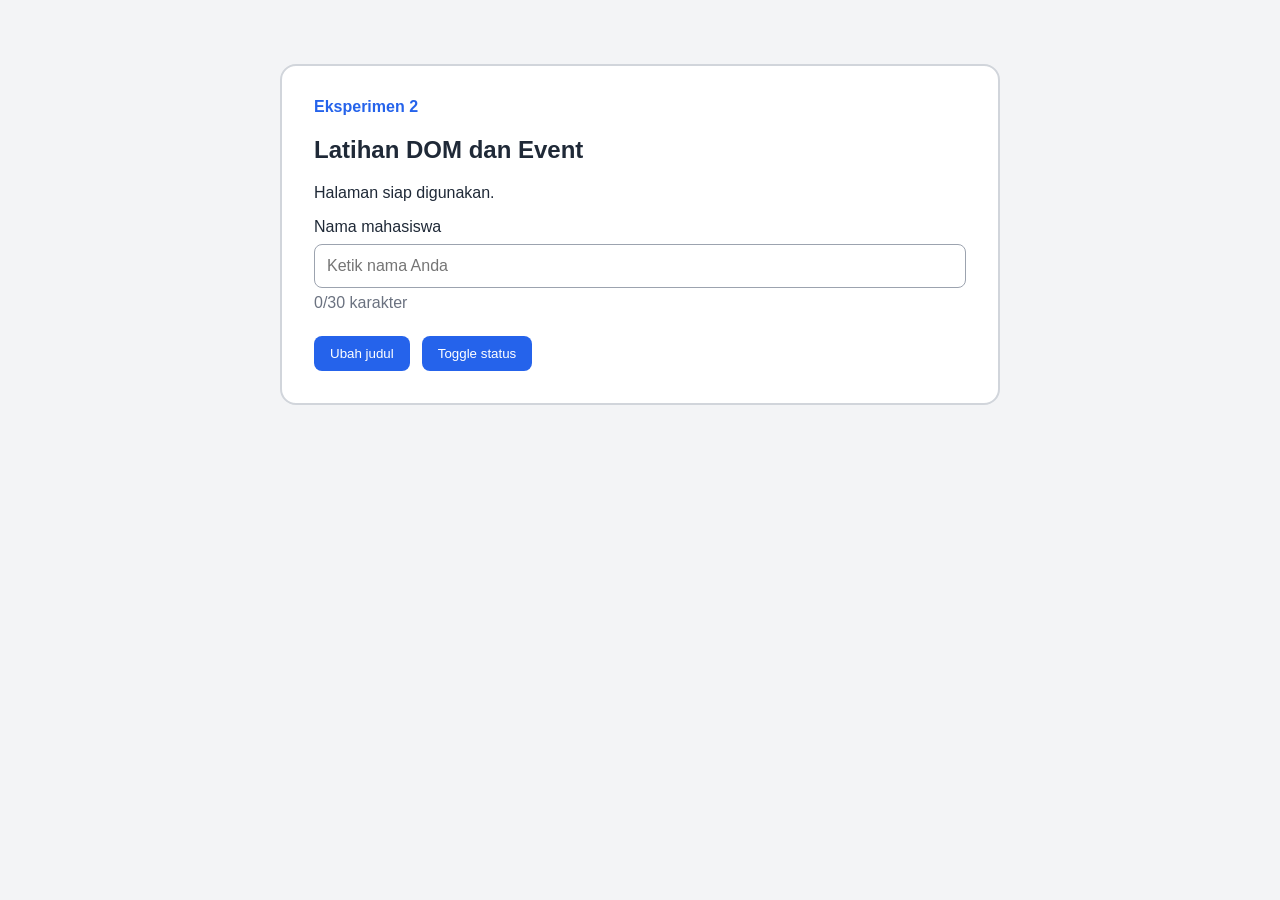
<file: Eksperimen 2/index.html>
<!doctype html>
<html lang="id">

<head>
    <meta charset="utf-8">
    <meta name="viewport" content="width=device-width, initial-scale=1">
    <title>Eksperimen DOM dan Event</title>
    <link rel="stylesheet" href="css/style.css">
</head>

<body>
    <main class="container">
        <section class="praktikum-card" aria-labelledby="judul-utama">
            <p class="label">Eksperimen 2</p>
            <h1 id="judul-utama">Latihan DOM dan Event</h1>
            <p id="status-pesan" aria-live="polite">
                Halaman siap digunakan.
            </p>
            <label for="nama">Nama mahasiswa</label>
            <input id="nama" name="nama" type="text" maxlength="30" placeholder="Ketik nama Anda">
            <p class="counter">
                <span id="jumlah-karakter">0</span>/30 karakter
            </p>
            <div class="actions">
                <button id="ubah-judul" type="button">
                    Ubah judul
                </button>
                <button id="toggle-status" type="button" aria-pressed="false">
                    Toggle status
                </button>
            </div>
        </section>
    </main>
    <script src="js/app.js" defer></script>
</body>

</html>
</file>
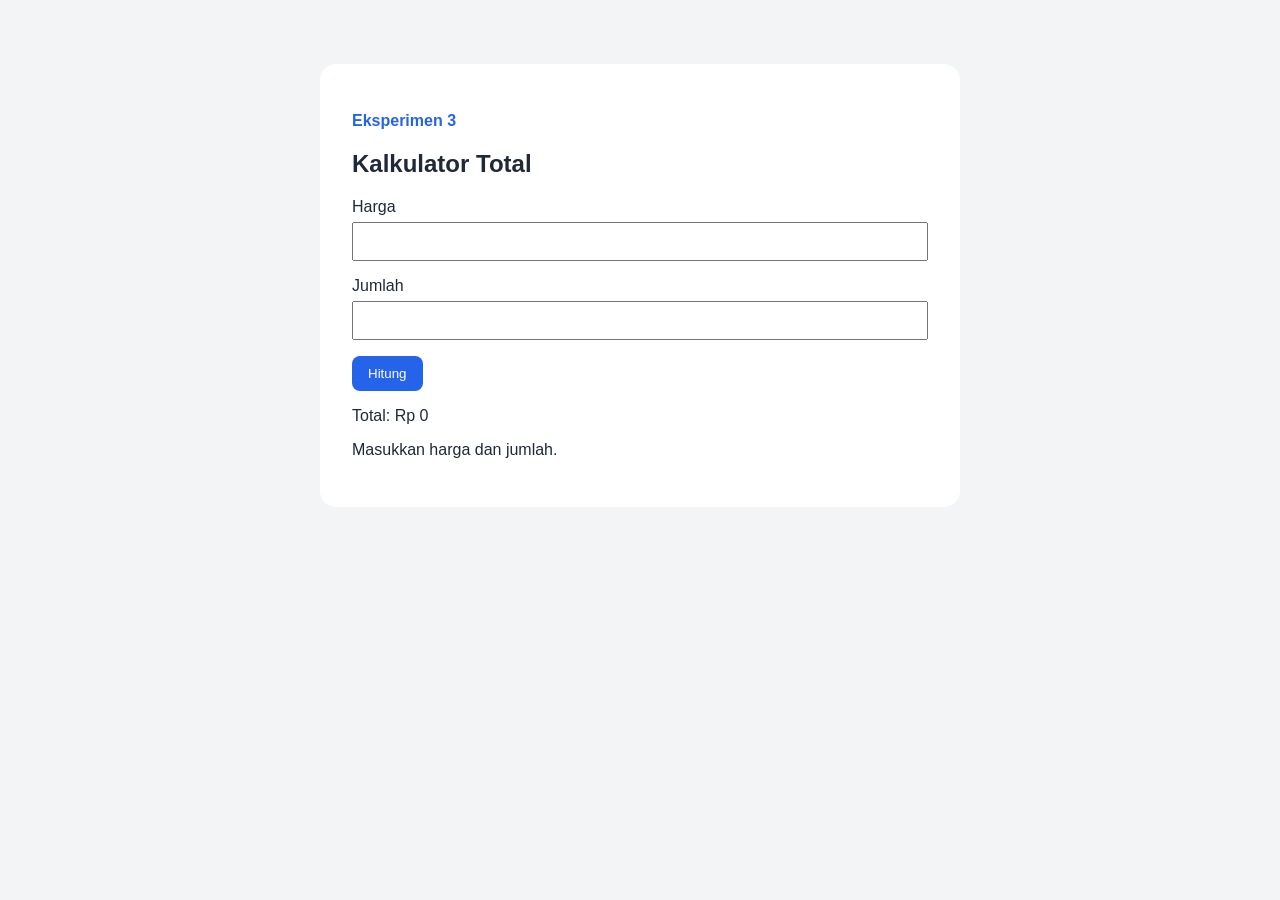
<file: eksperimen-3-debugging/index.html>
<!doctype html>
<html lang="id">

<head>
    <meta charset="utf-8">
    <meta name="viewport" content="width=device-width, initial-scale=1">
    <title>Eksperimen Diagnosis Error</title>
    <link rel="stylesheet" href="css/style.css">
</head>

<body>
    <main class="container">
        <section class="praktikum-card" aria-labelledby="judul-utama">
            <p class="label">Eksperimen 3</p>
            <h1 id="judul-utama">Kalkulator Total</h1>
            <form id="form-hitung">
                <label for="harga">Harga</label>
                <input id="harga" name="harga" type="number" min="1" required>
                <label for="jumlah">Jumlah</label>
                <input id="jumlah" name="jumlah" type="number" min="1" required>
                <button id="hitung" type="submit">Hitung</button>
            </form>
            <p>Total: Rp <output id="hasil">0</output></p>
            <p id="pesan" role="status" aria-live="polite">
                Masukkan harga dan jumlah.
            </p>
        </section>
    </main>
    <script src="js/app.js" defer></script>
</body>

</html>
</file>
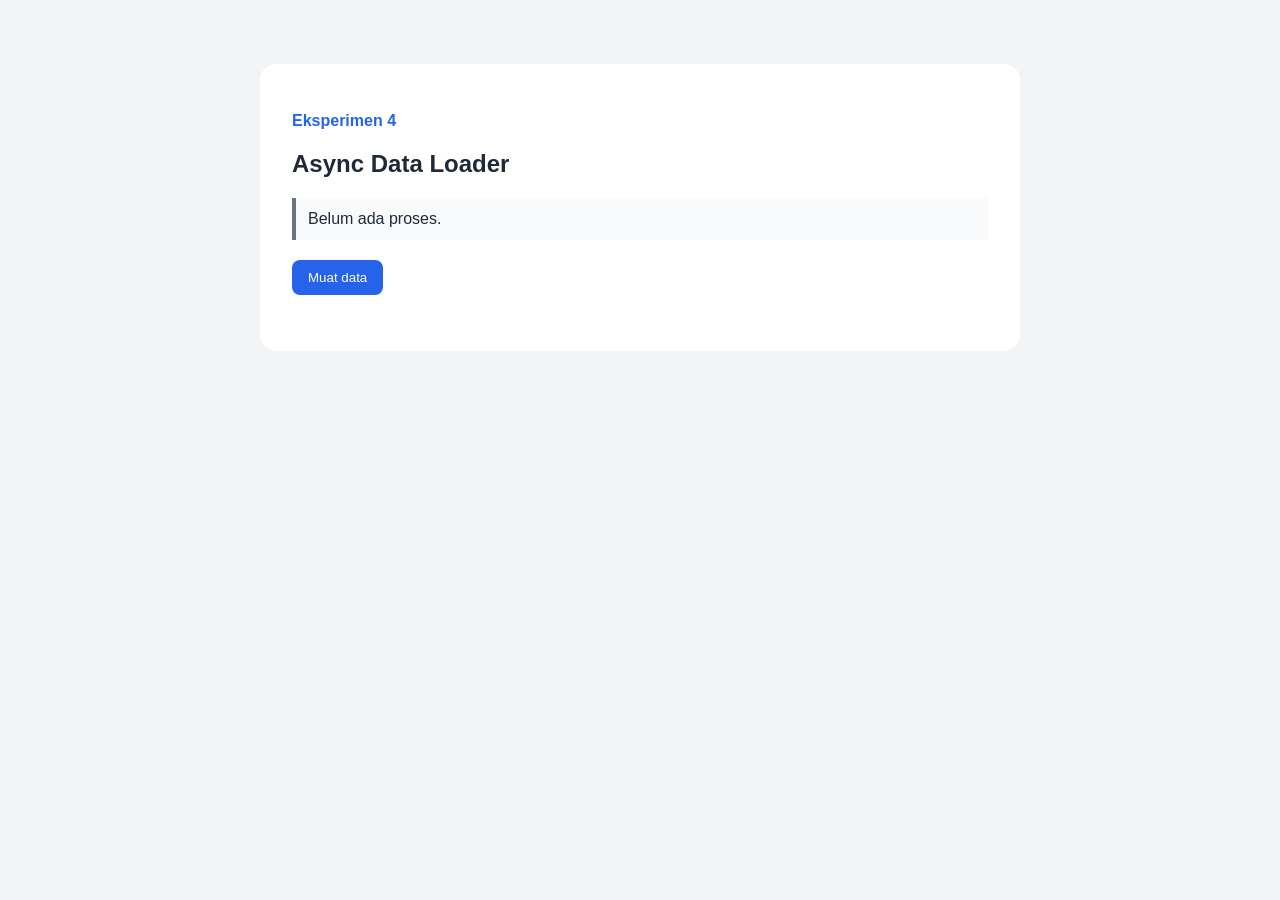
<file: eksperimen-4-async/index.html>
<!doctype html>
<html lang="id">

<head>
    <meta charset="utf-8">
    <meta name="viewport" content="width=device-width, initial-scale=1">
    <title>Eksperimen Asynchronous JavaScript</title>
    <link rel="stylesheet" href="css/style.css">
</head>

<body>
    <main class="container">
        <section class="praktikum-card" aria-labelledby="judul-utama">
            <p class="label">Eksperimen 4</p>
            <h1 id="judul-utama">Async Data Loader</h1>
            <p id="status" class="status" data-state="idle" role="status" aria-live="polite">
                Belum ada proses.
            </p>
            <button id="muat-data" type="button">
                Muat data
            </button>
            <section id="daftar-fitur" class="grid" aria-label="Daftar fitur"></section>
        </section>
    </main>
    <script src="./js/app..js" defer></script>
</body>

</html>
</file>
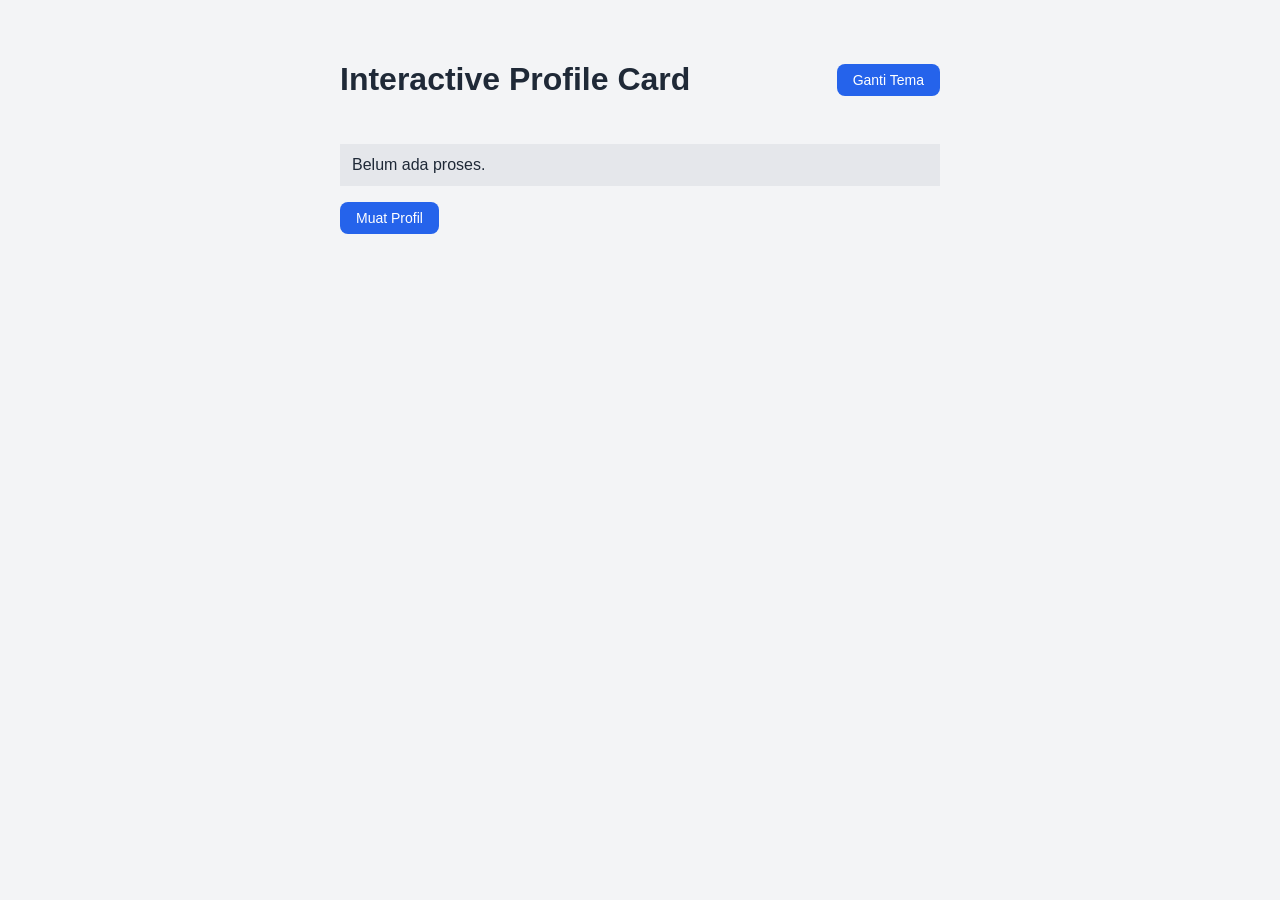
<file: homework-profile-card/index.html>
<!DOCTYPE html>
<html lang="id">
<head>
    <meta charset="UTF-8">
    <meta name="viewport" content="width=device-width, initial-scale=1.0">
    <title>Interactive Profile Card</title>
    <link rel="stylesheet" href="css/style.css">
</head>
<body>
    <div class="container">
        <header>
            <h1>Interactive Profile Card</h1>
            <button id="toggle-tema" type="button">Ganti Tema</button>
        </header>
        
        <p id="status" role="status" aria-live="polite" data-state="idle">Belum ada proses.</p>
        <button id="muat-data" type="button">Muat Profil</button>
        <button id="coba-lagi" type="button" hidden>Coba Lagi</button>
        
        <main id="profil-container" hidden>
            <div class="card">
                <h2 id="profil-nama">Nama</h2>
                
                <button id="toggle-detail" type="button" aria-expanded="false" class="mt-2">Lihat Detail</button>
                <div id="profil-detail" hidden>
                    <p id="profil-bio">Bio</p>
                </div>
                
                <hr>
                
                <h3>Keterampilan</h3>
                <form id="form-keterampilan" novalidate>
                    <label for="input-keterampilan">Tambah Keterampilan</label>
                    <input type="text" id="input-keterampilan" name="keterampilan" autocomplete="off" required>
                    <small id="error-keterampilan" class="error"></small>
                    <button type="submit">Tambah</button>
                </form>
                
                <ul id="daftar-keterampilan" class="list-keterampilan"></ul>
            </div>
        </main>
    </div>
    
    <script src="js/app.js" defer></script>
</body>
</html>
</file>
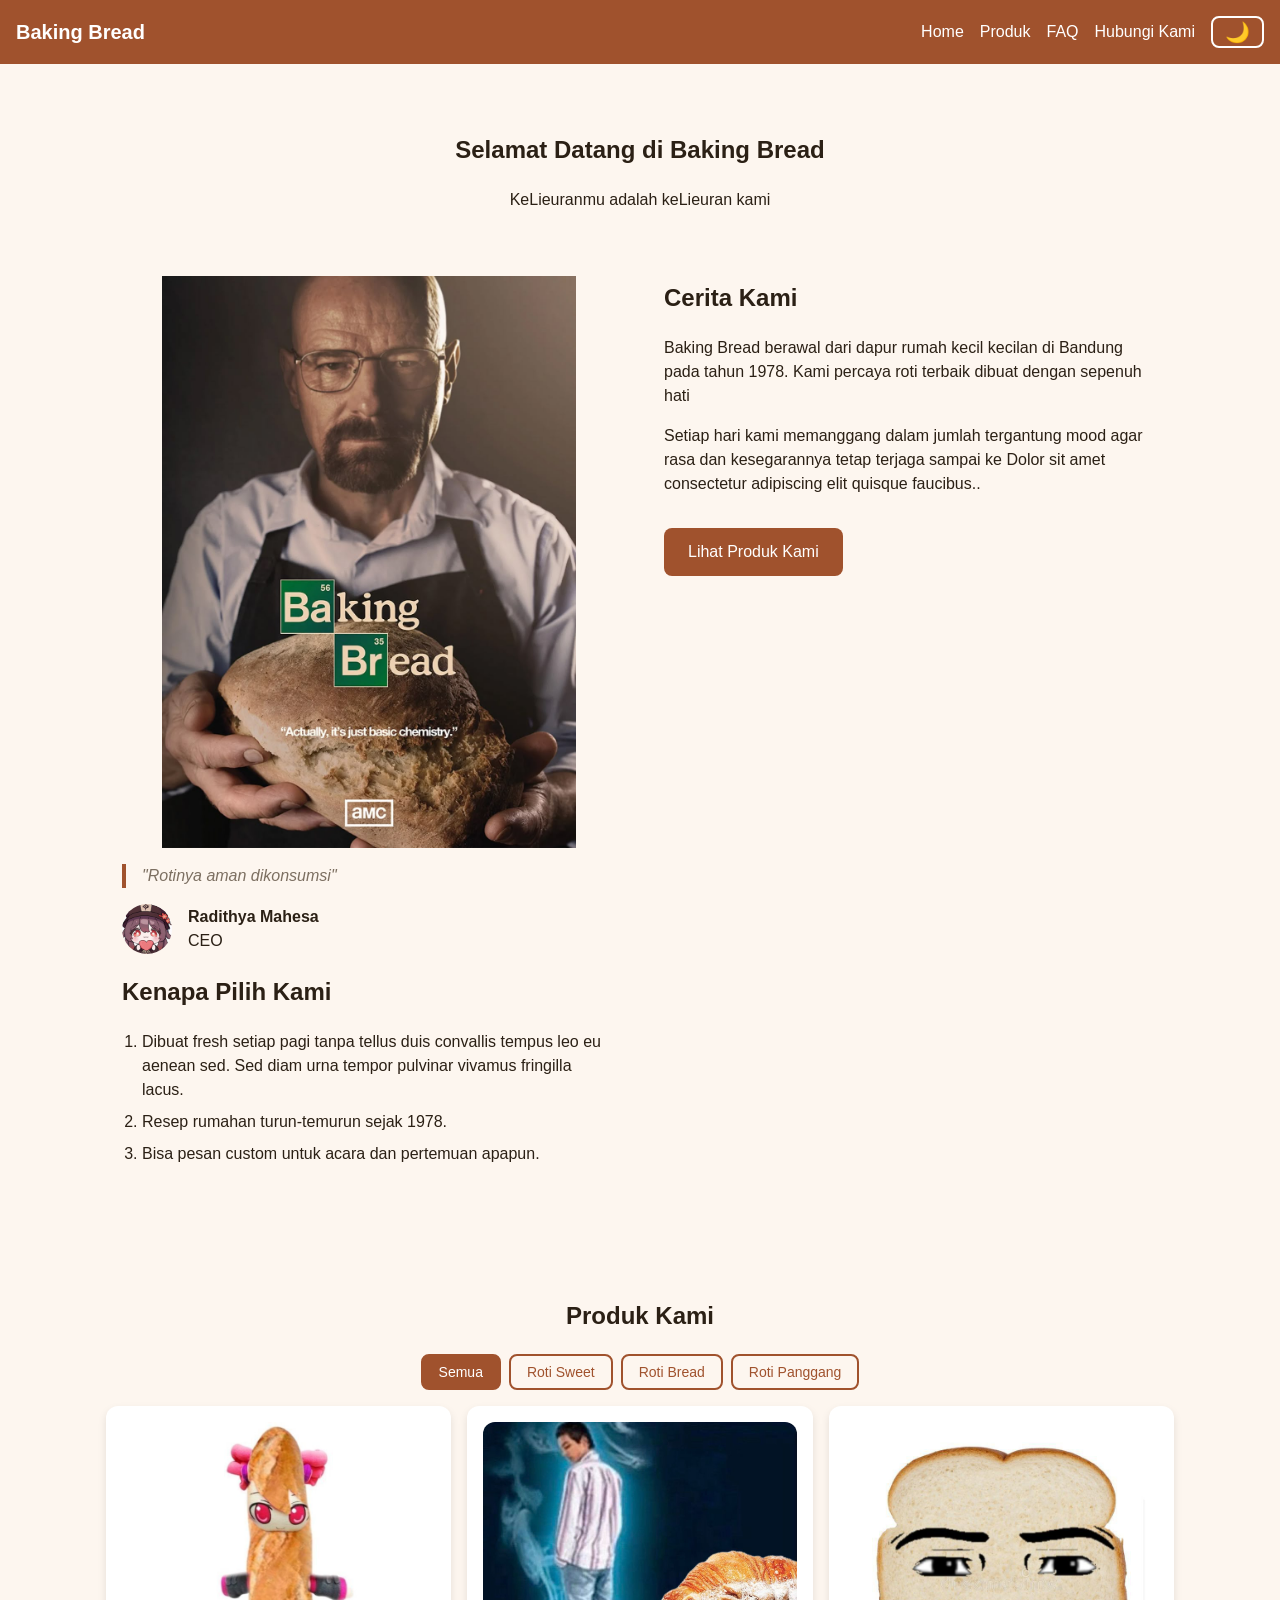
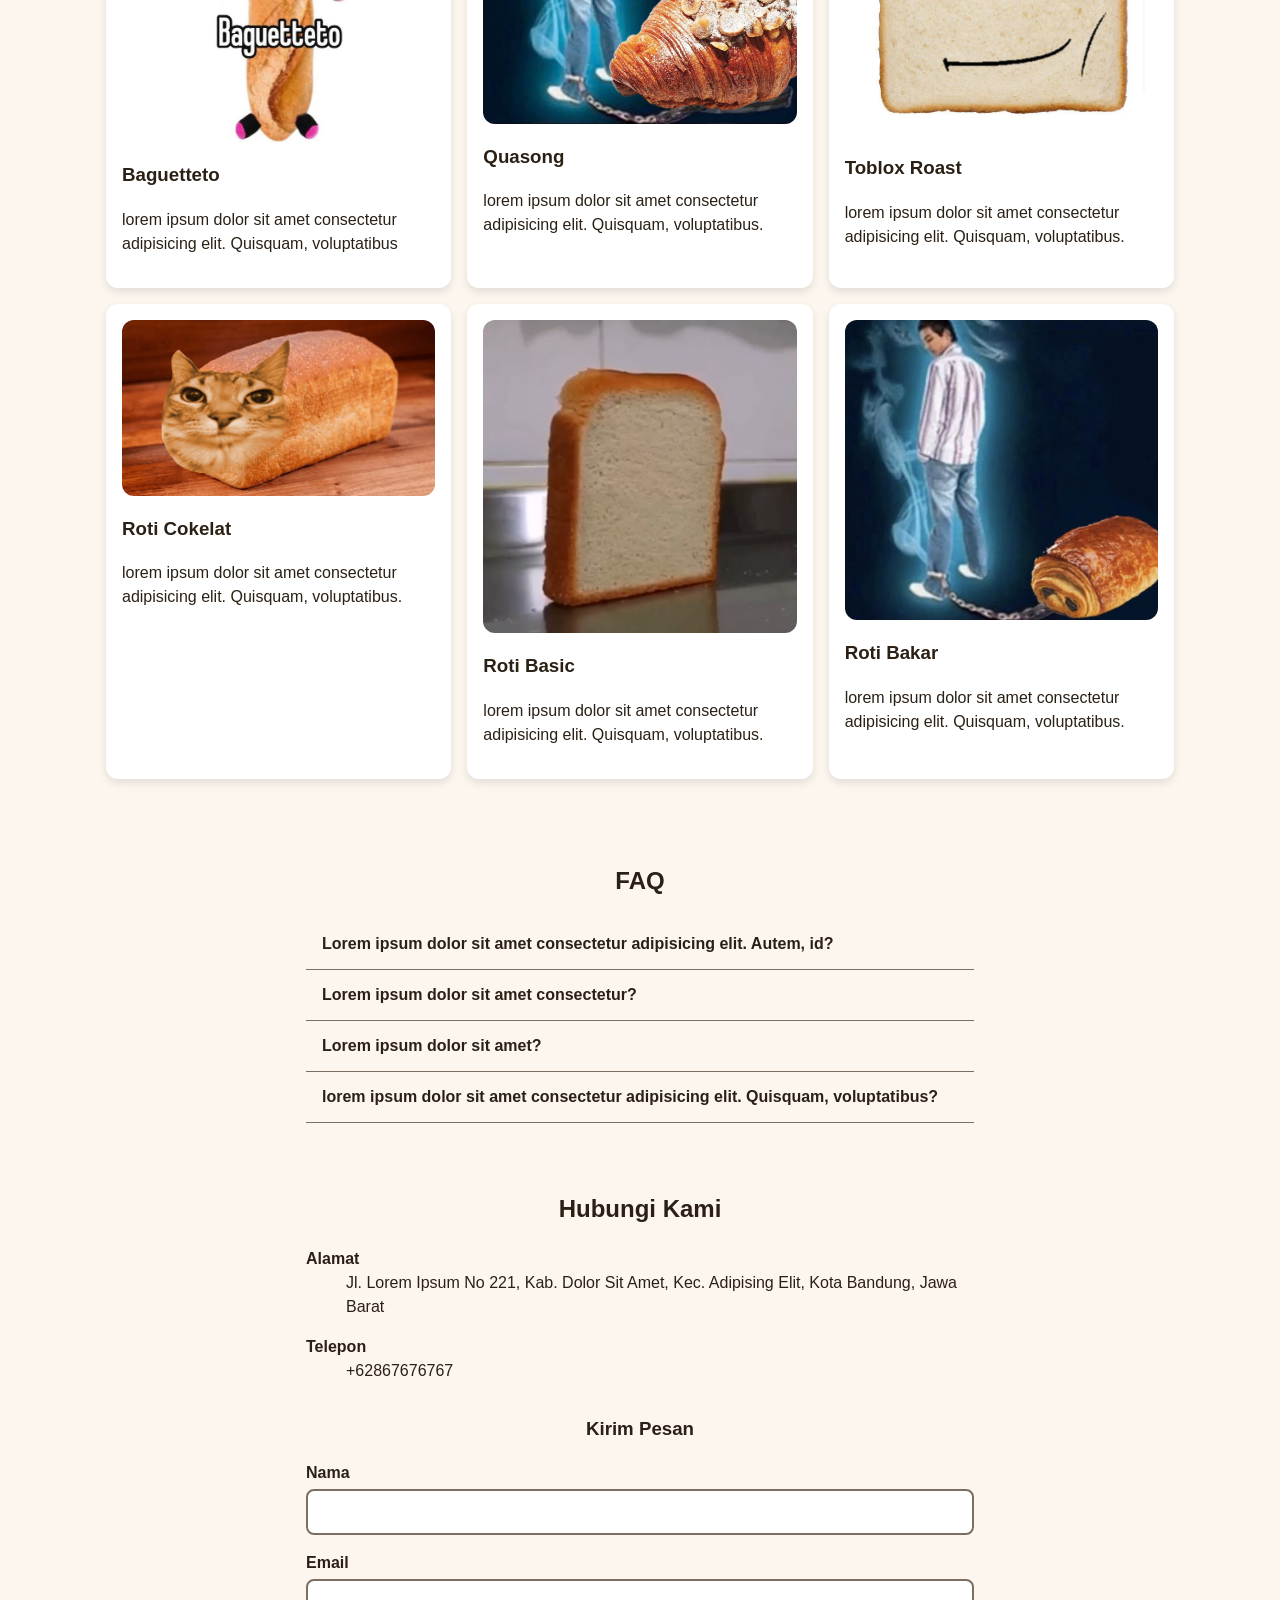
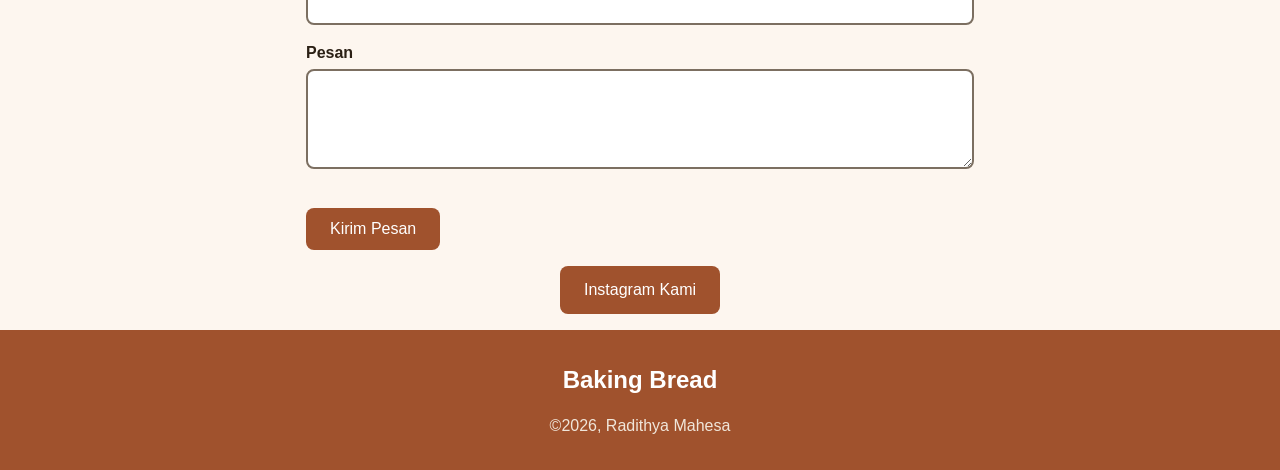
<file: mini-project-02_251511025_Radithya-Mahesa-Syabil/index.html>
<!doctype html>
<html lang="id">

<head>
    <meta charset="UTF-8">
    <meta name="viewport" content="width=device-width, initial-scale=1.0">
    <title>Baking Bread - UMKM</title>
    <link rel="stylesheet" href="css/style.css">
</head>

<body>
    <header class="site-header">
        <div class="logo">
            <p class="logo-title">Baking Bread</p>
        </div>
        <button class="nav-toggle" id="tombol-nav" aria-expanded="false" aria-controls="nav-menu"
            aria-label="Buka menu navigasi">
            <span class="nav-toggle-bar" aria-hidden="true"></span>
            <span class="nav-toggle-bar" aria-hidden="true"></span>
            <span class="nav-toggle-bar" aria-hidden="true"></span>
        </button>
        <nav class="nav-container" id="nav-menu">
            <ul>
                <li><a href="#home">Home</a></li>
                <li><a href="#produk">Produk</a></li>
                <li><a href="#faq">FAQ</a></li>
                <li><a href="#hubungi">Hubungi Kami</a></li>
            </ul>
            <button class="theme-toggle" id="tombol-tema" aria-pressed="false"
                aria-label="tema gelap">🌙</button>
        </nav>
    </header>

    <main>
        <section class="hero-section" id="home">
            <div class="hero-text">
                <h1>Selamat Datang di <span class="brand">Baking Bread</span></h1>
                <p class="tagline">KeLieuranmu adalah keLieuran kami</p>
            </div>

            <div class="hero-content">
                <article class="hero-left">
                    <figure class="hero-image">
                        <img src="assets/1.jpg" alt="Roti hangat buatan Baking Bread">
                    </figure>

                    <blockquote class="testimonial">
                        <p><i>"Rotinya aman dikonsumsi"</i></p>
                    </blockquote>

                    <div class="profile">
                        <div class="profile-icon"></div>
                        <div class="profile-detail">
                            <strong>Radithya Mahesa</strong><br>
                            CEO
                        </div>
                    </div>

                    <div class="feature-block">
                        <h2>Kenapa Pilih Kami</h2>
                        <ol class="feature-list">
                            <li>Dibuat fresh setiap pagi tanpa tellus duis convallis tempus leo eu aenean sed. Sed diam
                                urna tempor pulvinar vivamus fringilla lacus.</li>
                            <li>Resep rumahan turun-temurun sejak 1978.</li>
                            <li>Bisa pesan custom untuk acara dan pertemuan apapun.</li>
                        </ol>
                    </div>
                </article>

                <article class="hero-right">
                    <h2>Cerita Kami</h2>
                    <p>Baking Bread berawal dari dapur rumah kecil kecilan di Bandung pada tahun 1978.
                        Kami percaya roti terbaik dibuat dengan sepenuh hati</p>
                    <p>Setiap hari kami memanggang dalam jumlah tergantung mood agar rasa dan kesegarannya
                        tetap terjaga sampai ke Dolor sit amet consectetur adipiscing elit quisque faucibus..</p>
                    <a class="button" href="#produk">Lihat Produk Kami</a>
                </article>
            </div>
        </section>

        <section class="products-section" id="produk">
            <h2>Produk Kami</h2>
            <div class="filter-bar" id="bar-filter" role="group" aria-label="Filter kategori produk">
                <button class="filter-btn is-active" data-kategori="Semua" aria-pressed="true">Semua</button>
                <button class="filter-btn" data-kategori="Roti Sweet" aria-pressed="false">Roti Sweet</button>
                <button class="filter-btn" data-kategori="Roti Bread" aria-pressed="false">Roti Bread</button>
                <button class="filter-btn" data-kategori="Roti Panggang" aria-pressed="false">Roti Panggang</button>
            </div>
            <div class="products-list" id="daftar-produk">
                <!-- Dirender sama js -->
            </div>
        </section>

        <section class="faq-section" id="faq">
            <h2>FAQ</h2>
            <div class="faq-list" id="daftar-faq">
                <div class="faq-item">
                    <h3>
                        <button class="faq-toggle" aria-expanded="false" aria-controls="faq-panel-1">
                            Lorem ipsum dolor sit amet consectetur adipisicing elit. Autem, id?
                        </button>
                    </h3>
                    <div class="faq-panel" id="faq-panel-1" role="region" hidden>
                        <p>Lorem ipsum dolor, sit amet consectetur adipisicing elit. Asperiores recusandae accusantium nesciunt quisquam repudiandae ex aperiam id nulla commodi possimus?</p>
                    </div>
                </div>
                <div class="faq-item">
                    <h3>
                        <button class="faq-toggle" aria-expanded="false" aria-controls="faq-panel-2">
                            Lorem ipsum dolor sit amet consectetur?
                        </button>
                    </h3>
                    <div class="faq-panel" id="faq-panel-2" role="region" hidden>
                        <p>Lorem ipsum, dolor sit amet consectetur adipisicing elit. Quaerat blanditiis cumque eligendi.</p>
                    </div>
                </div>
                <div class="faq-item">
                    <h3>
                        <button class="faq-toggle" aria-expanded="false" aria-controls="faq-panel-3">
                            Lorem ipsum dolor sit amet?
                        </button>
                    </h3>
                    <div class="faq-panel" id="faq-panel-3" role="region" hidden>
                        <p>Lorem ipsum dolor sit amet consectetur adipisicing elit. Maxime, quis? Nam, perspiciatis harum, placeat possimus.</p>
                    </div>
                </div>
                <div class="faq-item">
                    <h3>
                        <button class="faq-toggle" aria-expanded="false" aria-controls="faq-panel-4">
                            lorem ipsum dolor sit amet consectetur adipisicing elit. Quisquam, voluptatibus?
                        </button>
                    </h3>
                    <div class="faq-panel" id="faq-panel-4" role="region" hidden>
                        <p>Lorem ipsum dolor sit amet consectetur, adipisicing elit. Neque recusandae quia fugiat, veritatis laudantium eos. Iste!</p>
                    </div>
                </div>
            </div>
        </section>

        <section class="contact-section" id="hubungi">
            <h2>Hubungi Kami</h2>
            <dl class="contact-list">
                <div class="contact-item">
                    <dt>Alamat</dt>
                    <dd>Jl. Lorem Ipsum No 221, Kab. Dolor Sit Amet, Kec. Adipising Elit, Kota Bandung, Jawa Barat</dd>
                </div>
                <div class="contact-item">
                    <dt>Telepon</dt>
                    <dd>+62867676767</dd>
                </div>
            </dl>

            <h3>Kirim Pesan</h3>
            <form class="contact-form" id="form-kontak" novalidate>
                <div class="form-group">
                    <label class="form-label" for="input-nama">Nama</label>
                    <input type="text" id="input-nama" class="form-input" required>
                    <p class="form-error" id="error-nama" aria-live="polite"></p>
                </div>
                <div class="form-group">
                    <label class="form-label" for="input-email">Email</label>
                    <input type="email" id="input-email" class="form-input" required>
                    <p class="form-error" id="error-email" aria-live="polite"></p>
                </div>
                <div class="form-group">
                    <label class="form-label" for="input-pesan">Pesan</label>
                    <textarea id="input-pesan" class="form-input" rows="4" required></textarea>
                    <p class="form-error" id="error-pesan" aria-live="polite"></p>
                </div>
                <button type="submit" class="button">Kirim Pesan</button>
            </form>
            <div class="form-success" id="pesan-sukses" hidden>
                <p>Pesan berhasil dikirim!</p>
            </div>

            <a class="button" href="https://www.instagram.com/rdthymhsa/" target="_blank" rel="noopener">
                Instagram Kami</a>
        </section>
    </main>

    <footer class="site-footer">
        <p class="footer-brand">Baking Bread</p>
        <p class="footer-copy">&copy;2026, Radithya Mahesa</p>
    </footer>

    <button class="back-to-top" id="tombol-atas" aria-label="Kembali ke atas" hidden>↑</button>
    <script src="js/app.js" defer></script>
</body>

</html>
</file>
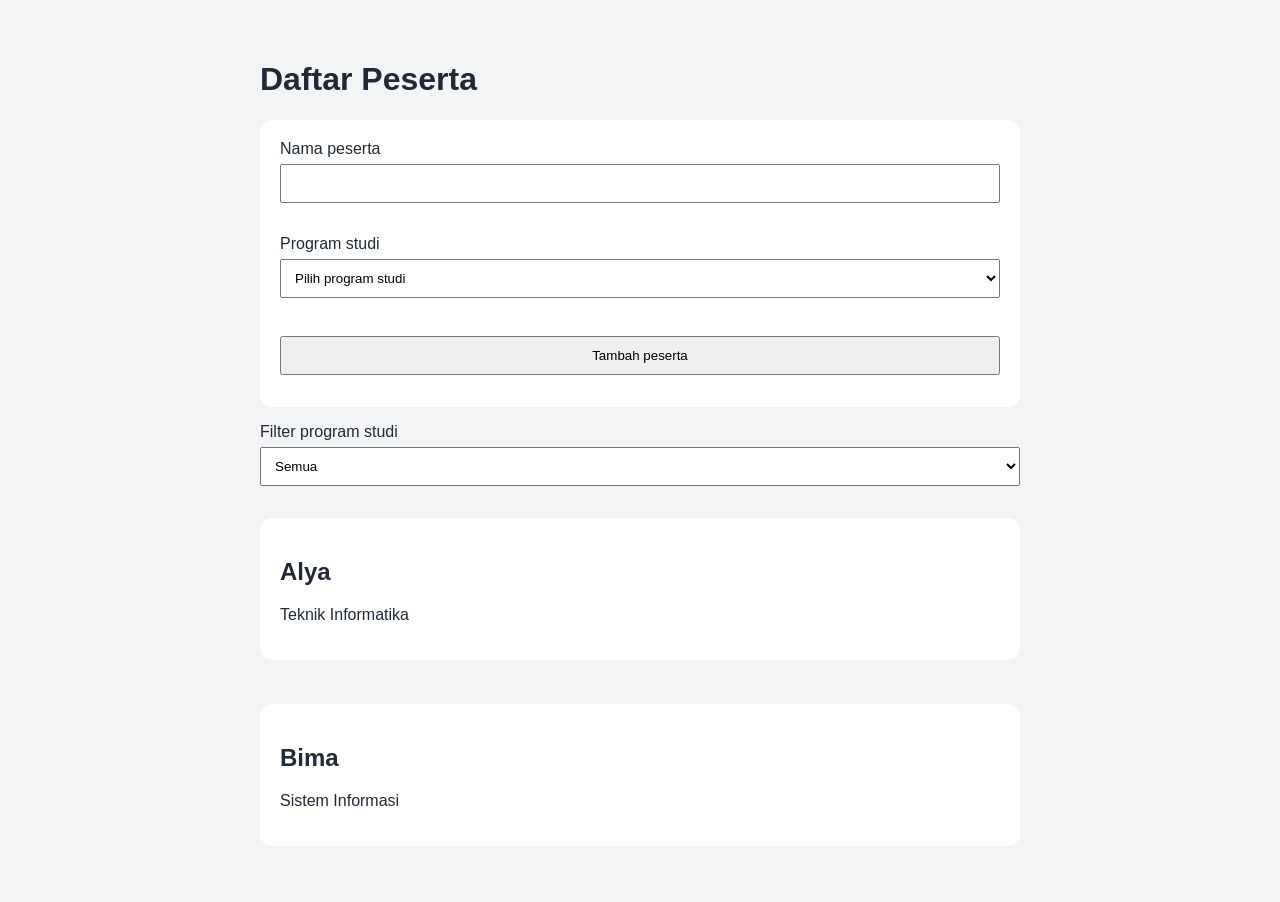
<file: task-2-dom-form/index.html>
<!doctype html>
<html lang="id">

<head>
    <meta charset="utf-8">
    <meta name="viewport" content="width=device-width, initial-scale=1">
    <title>Task 2 DOM dan Form</title>
    <link rel="stylesheet" href="css/style.css">
</head>

<body>
    <main class="container">
        <h1>Daftar Peserta</h1>
        <form id="form-peserta" novalidate>
            <label for="nama">Nama peserta</label>
            <input id="nama" name="nama" autocomplete="name" aria-describedby="error-nama" required>
            <small id="error-nama" class="error"></small>
            <label for="prodi">Program studi</label>
            <select id="prodi" name="prodi" aria-describedby="error-prodi" required>
                <option value="">Pilih program studi</option>
                <option>Teknik Informatika</option>
                <option>Sistem Informasi</option>
            </select>
            <small id="error-prodi" class="error"></small>
            <button type="submit">Tambah peserta</button>
        </form>
        <label for="filter-prodi">Filter program studi</label>
        <select id="filter-prodi">
            <option value="semua">Semua</option>
            <option>Teknik Informatika</option>
            <option>Sistem Informasi</option>
            <option>Manajemen Informatika</option>
        </select>
        <p id="status" role="status" aria-live="polite"></p>
        <section id="daftar-peserta" class="grid" aria-label="Daftar peserta"></section>
    </main>
    <script src="js/app.js" defer></script>
</body>

</html>
</file>
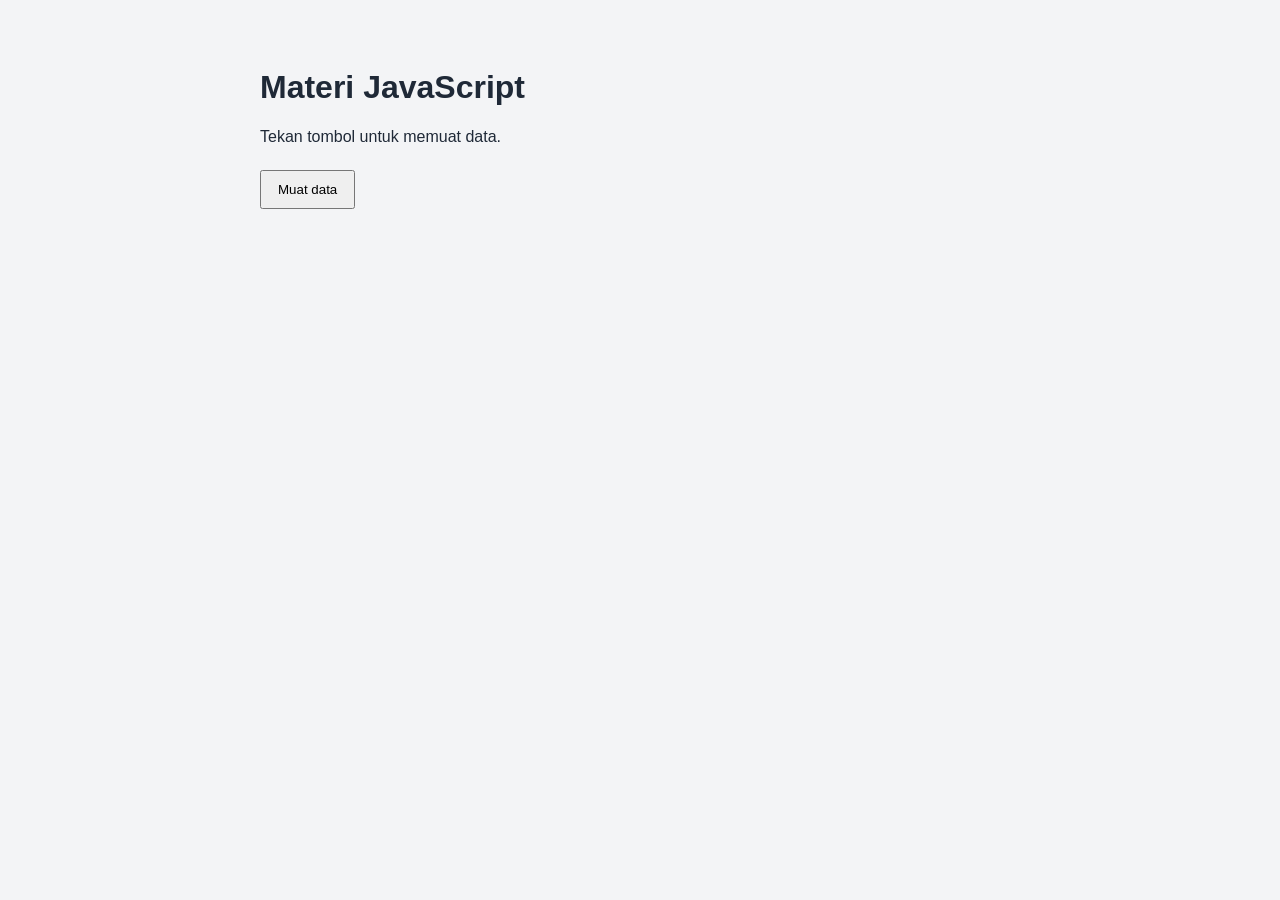
<file: task-3-async-loader/index.html>
<!doctype html>
<html lang="id">

<head>
    <meta charset="utf-8">
    <meta name="viewport" content="width=device-width, initial-scale=1">
    <title>Task 3 Async Data Loader</title>
    <link rel="stylesheet" href="css/style.css">
</head>

<body>
    <main class="container">
        <h1>Materi JavaScript</h1>
        <p id="status" role="status" aria-live="polite">
            Tekan tombol untuk memuat data.
        </p>
        <button id="muat" type="button">Muat data</button>
        <button id="coba-lagi" type="button" hidden>Coba lagi</button>
        <section id="daftar-materi" class="grid" aria-label="Daftar materi"></section>
    </main>
    <script src="js/app.js" defer></script>
</body>

</html>
</file>
<file: Eksperimen 2/css/style.css>
* {
    box-sizing: border-box;
}

body {
    margin: 0;
    min-height: 100vh;
    font-family: Arial, sans-serif;
    color: #1f2937;
    background: #f3f4f6;
    transition: background 200ms, color 200ms;
}

.container {
    width: min(90%, 720px);
    margin-inline: auto;
    padding-block: 64px;
}

.praktikum-card {
    padding: 32px;
    border: 2px solid #d1d5db;
    border-radius: 16px;
    background: #ffffff;
}

.label {
    margin: 0 0 8px;
    font-weight: 700;
    color: #2563eb;
}

label,
input {
    display: block;
    width: 100%;
}

input {
    margin-top: 8px;
    padding: 12px;
    border: 1px solid #9ca3af;
    border-radius: 8px;
    font: inherit;
}

.counter {
    margin-top: 6px;
    color: #6b7280;
}

.actions {
    display: flex;
    flex-wrap: wrap;
    gap: 12px;
    margin-top: 24px;
}

button {
    padding: 10px 16px;
    border: 0;
    border-radius: 8px;
    color: #ffffff;
    background: #2563eb;
    cursor: pointer;
}

button:focus-visible {
    outline: 3px solid #f59e0b;
    outline-offset: 3px;
}

body.is-active {
    color: #f9fafb;
    background: #111827;
}

body.is-active .praktikum-card {
    border-color: #60a5fa;
    background: #1f2937;
}

body.is-active .counter {
    color: #d1d5db;
}
</file>
<file: eksperimen-3-debugging/css/style.css>
* {
    box-sizing: border-box;
}

body {
    margin: 0;
    font-family: Arial, sans-serif;
    color: #1f2937;
    background: #f3f4f6;
}

.container {
    width: min(90%, 640px);
    margin-inline: auto;
    padding-block: 64px;
}

.praktikum-card {
    padding: 32px;
    border-radius: 16px;
    background: #ffffff;
}

.label {
    font-weight: 700;
    color: #2563eb;
}

label,
input {
    display: block;
    width: 100%;
}

input {
    margin-block: 6px 16px;
    padding: 10px;
}

button {
    padding: 10px 16px;
    border: 0;
    border-radius: 8px;
    color: #ffffff;
    background: #2563eb;
}
</file>
<file: eksperimen-4-async/css/style.css>
* {
    box-sizing: border-box;
}

body {
    margin: 0;
    font-family: Arial, sans-serif;
    color: #1f2937;
    background: #f3f4f6;
}

.container {
    width: min(90%, 760px);
    margin-inline: auto;
    padding-block: 64px;
}

.praktikum-card {
    padding: 32px;
    border-radius: 16px;
    background: #ffffff;
}

.label {
    font-weight: 700;
    color: #2563eb;
}

button {
    padding: 10px 16px;
    border: 0;
    border-radius: 8px;
    color: #ffffff;
    background: #2563eb;
    cursor: pointer;
}

button:disabled {
    cursor: wait;
    opacity: 0.6;
}

.status {
    margin-block: 20px;
    padding: 12px;
    border-left: 4px solid #6b7280;
    background: #f9fafb;
}

.status[data-state="loading"] {
    border-color: #d97706;
}

.status[data-state="success"] {
    border-color: #16a34a;
}

.status[data-state="empty"],
.status[data-state="error"] {
    border-color: #dc2626;
}

.grid {
    display: grid;
    gap: 12px;
    margin-top: 24px;
}

.feature-card {
    padding: 16px;
    border: 1px solid #d1d5db;
    border-radius: 10px;
}

.feature-card h2,
.feature-card p {
    margin-block: 0 8px;
}
</file>
<file: homework-profile-card/css/style.css>
* {
    box-sizing: border-box;
}

body {
    margin: 0;
    font-family: Arial, sans-serif;
    color: #1f2937;
    background: #f3f4f6;
    transition: background 200ms, color 200ms;
}

body.dark-theme {
    color: #f9fafb;
    background: #111827;
}

body.dark-theme .card {
    background: #1f2937;
    border-color: #374151;
}

body.dark-theme input {
    background: #374151;
    color: #f9fafb;
    border-color: #4b5563;
}

.container {
    width: min(92%, 600px);
    margin-inline: auto;
    padding-block: 40px;
}

header {
    display: flex;
    justify-content: space-between;
    align-items: center;
    margin-bottom: 24px;
}

.card {
    margin-top: 24px;
    padding: 24px;
    border-radius: 12px;
    background: #ffffff;
    border: 1px solid #d1d5db;
    box-shadow: 0 4px 6px -1px rgba(0, 0, 0, 0.1);
}

button {
    padding: 8px 16px;
    border: 0;
    border-radius: 8px;
    color: #ffffff;
    background: #2563eb;
    cursor: pointer;
    font-size: 14px;
}

button:disabled {
    cursor: wait;
    opacity: 0.6;
}

.btn-danger {
    background: #dc2626;
    padding: 4px 8px;
    font-size: 12px;
}

label {
    display: block;
    margin-bottom: 8px;
    font-weight: bold;
}

input {
    display: block;
    width: 100%;
    padding: 8px;
    margin-bottom: 4px;
    border: 1px solid #9ca3af;
    border-radius: 6px;
    font: inherit;
}

.error {
    display: block;
    min-height: 20px;
    color: #dc2626;
    margin-bottom: 8px;
}

input[aria-invalid="true"] {
    outline: 2px solid #dc2626;
    border-color: #dc2626;
}

#status {
    padding: 12px;
    background: #e5e7eb;
}

body.dark-theme #status {
    background: #374151;
}

#status[data-state="loading"] { border-color: #d97706; }
#status[data-state="success"] { border-color: #16a34a; }
#status[data-state="empty"],
#status[data-state="error"] { border-color: #dc2626; }

.list-keterampilan {
    list-style: none;
    padding: 0;
}

.list-keterampilan li {
    display: flex;
    justify-content: space-between;
    align-items: center;
    padding: 12px;
    background: #f9fafb;
    border: 1px solid #e5e7eb;
    margin-bottom: 8px;
    border-radius: 6px;
}

body.dark-theme .list-keterampilan li {
    background: #374151;
    border-color: #4b5563;
}

hr {
    border: 0;
    border-top: 1px solid #e5e7eb;
    margin: 24px 0;
}
body.dark-theme hr {
    border-color: #374151;
}
.mt-2 { margin-top: 16px; }
</file>
<file: mini-project-02_251511025_Radithya-Mahesa-Syabil/css/style.css>
*,
*::before,
*::after {
    box-sizing: border-box;
}

:root {
    --color-primary: #A0522D;
    --color-primary-dark: #7A3C1F;
    --color-bg: #FDF6EF;
    --color-surface: #fff;
    --color-text: #2B2015;
    --color-muted: #7C6F61;
    --color-focus: gold;
    --color-error: #C62828;
    --color-success: #2E7D32;
    --spacing-base: 1rem;
    --radius-base: 12px;
    --shadow-base: 0 4px 8px rgba(0, 0, 0, 0.1);
}

/* dark theme */
.dark-theme {
    --color-bg: #1E1510;
    --color-surface: #2E2318;
    --color-text: #F5EDE5;
    --color-muted: #B8A899;
    --color-error: #EF9A9A;
    --color-success: #A5D6A7;
}

body {
    margin: 0;
    font-family: Arial, Helvetica, sans-serif;
    background-color: var(--color-bg);
    color: var(--color-text);
    line-height: 1.5;
}

img {
    max-width: 100%;
    height: auto;
    display: block;
}

a {
    color: var(--color-primary);
}

/* header */
.site-header {
    display: flex;
    flex-wrap: wrap;
    align-items: center;
    justify-content: space-between;
    gap: var(--spacing-base);
    background-color: var(--color-primary);
    color: white;
    padding: var(--spacing-base);
}

.logo {
    display: flex;
    align-items: center;
    gap: .5rem;
}

.logo-title {
    font-size: 1.25rem;
    font-weight: bold;
    margin: 0;
}

/* nav toggle (hamburger) */
.nav-toggle {
    display: flex;
    flex-direction: column;
    justify-content: center;
    gap: 5px;
    width: 36px;
    height: 36px;
    background: none;
    border: none;
    cursor: pointer;
    padding: 6px;
}

.nav-toggle:focus-visible {
    outline: 3px solid var(--color-focus);
    outline-offset: 3px;
}

.nav-toggle-bar {
    display: block;
    width: 24px;
    height: 2px;
    background-color: white;
    border-radius: 2px;
}

/* nav container */
.nav-container {
    display: none;
    width: 100%;
}

.nav-container.is-open {
    display: block;
}

.nav-container ul {
    display: flex;
    flex-direction: column;
    align-items: center;
    gap: var(--spacing-base);
    list-style: none;
    margin: 0;
    padding: 0;
}

.nav-container a {
    color: white;
    text-decoration: none;
}

.nav-container a:hover {
    text-decoration: underline;
}

.nav-container a:focus-visible {
    outline: 3px solid var(--color-focus);
    outline-offset: 3px;
}

/* theme toggle */
.theme-toggle {
    display: block;
    margin: .5rem auto 0;
    background: none;
    border: 2px solid white;
    border-radius: .5rem;
    color: white;
    font-size: 1.25rem;
    padding: .25rem .75rem;
    cursor: pointer;
    line-height: 1;
}

.theme-toggle:focus-visible {
    outline: 3px solid var(--color-focus);
    outline-offset: 3px;
}

/* hero */
.hero-section {
    max-width: 1100px;
    margin-inline: auto;
    padding: calc(var(--spacing-base) * 3) var(--spacing-base);
}

.hero-text {
    text-align: center;
    margin-bottom: calc(var(--spacing-base) * 2);
}

.hero-content {
    display: flex;
    flex-direction: column;
    gap: var(--spacing-base);
}

.hero-left,
.hero-right {
    padding: var(--spacing-base);
    flex: 1 1 50%;
    min-width: 0;
}

.testimonial {
    margin: var(--spacing-base) 0;
    padding-left: var(--spacing-base);
    border-left: 4px solid var(--color-primary);
    color: var(--color-muted);
}

.profile {
    display: flex;
    align-items: center;
    gap: var(--spacing-base);
    margin: var(--spacing-base) 0;
}

.profile-icon {
    width: 50px;
    height: 50px;
    border-radius: 50%;
    background-size: cover;

    background-image: url(../assets/icon.jpg);
    flex-shrink: 0;
}

.feature-list {
    padding-inline-start: 1.25rem;
}

.feature-list li {
    margin-bottom: .5rem;
}

/* button */
.button {
    display: inline-block;
    padding: .75rem 1.5rem;
    background-color: var(--color-primary);
    color: white;
    text-decoration: none;
    border-radius: .5rem;
    margin-top: var(--spacing-base);
    border: none;
    font-family: inherit;
    font-size: inherit;
    cursor: pointer;
}

.button:hover {
    background-color: var(--color-primary-dark);
}

.button:focus-visible {
    outline: 3px solid var(--color-focus);
    outline-offset: 3px;
}

/* product */
.products-section {
    max-width: 1100px;
    margin-inline: auto;
    padding: calc(var(--spacing-base) * 2) var(--spacing-base);
    text-align: center;
}

.products-list {
    display: flex;
    flex-wrap: wrap;
    gap: var(--spacing-base);
    margin-top: var(--spacing-base);
}

.product-card {
    flex: 1 1 260px;
    min-width: 0;
    background-color: var(--color-surface);
    border-radius: var(--radius-base);
    box-shadow: var(--shadow-base);
    padding: var(--spacing-base);
    text-align: left;
}

.product-img {
    border-radius: var(--radius-base);
    margin-bottom: var(--spacing-base);
}

/*filter*/
.filter-bar {
    display: flex;
    flex-wrap: wrap;
    justify-content: center;
    gap: .5rem;
    margin-bottom: var(--spacing-base);
}

.filter-btn {
    padding: .5rem 1rem;
    border: 2px solid var(--color-primary);
    border-radius: .5rem;
    background-color: transparent;
    color: var(--color-primary);
    font-family: inherit;
    font-size: 0.875rem;
    cursor: pointer;
    transition: background-color 0.2s, color 0.2s;
}

.filter-btn:hover {
    background-color: var(--color-primary);
    color: white;
}

.filter-btn.is-active {
    background-color: var(--color-primary);
    color: white;
}

.filter-btn:focus-visible {
    outline: 3px solid var(--color-focus);
    outline-offset: 3px;
}

/* faq */
.faq-section {
    max-width: 700px;
    margin-inline: auto;
    padding: calc(var(--spacing-base) * 2) var(--spacing-base);
}

.faq-section h2 {
    text-align: center;
}

.faq-list {
    margin-top: var(--spacing-base);
}

.faq-item {
    border-bottom: 1px solid var(--color-muted);
}

.faq-item h3 {
    margin: 0;
}

.faq-toggle {
    display: flex;
    justify-content: space-between;
    align-items: center;
    width: 100%;
    padding: var(--spacing-base);
    background: none;
    border: none;
    font-family: inherit;
    font-size: 1rem;
    font-weight: bold;
    color: var(--color-text);
    cursor: pointer;
    text-align: left;
    gap: var(--spacing-base);
}

.faq-toggle:hover {
    color: var(--color-primary);
}

.faq-toggle:focus-visible {
    outline: 3px solid var(--color-focus);
    outline-offset: -3px;
}

.faq-panel {
    padding: 0 var(--spacing-base) var(--spacing-base);
    color: var(--color-muted);
}

/* contact*/
.contact-section {
    max-width: 700px;
    margin-inline: auto;
    padding: var(--spacing-base);
    text-align: center;
}

.contact-list {
    text-align: left;
    margin: var(--spacing-base) 0;
}

.contact-item {
    margin-bottom: var(--spacing-base);
}

.contact-item dt {
    font-weight: bold;
}

/* contact form */
.contact-form {
    text-align: left;
    margin-top: var(--spacing-base);
}

.form-group {
    margin-bottom: var(--spacing-base);
}

.form-label {
    display: block;
    font-weight: bold;
    margin-bottom: .25rem;
}

.form-input {
    width: 100%;
    padding: .75rem;
    border: 2px solid var(--color-muted);
    border-radius: .5rem;
    background-color: var(--color-surface);
    color: var(--color-text);
    font-family: inherit;
    font-size: 1rem;
}

.form-input:focus-visible {
    outline: 3px solid var(--color-focus);
    outline-offset: 3px;
    border-color: var(--color-primary);
}

.form-input[aria-invalid="true"] {
    border-color: var(--color-error);
}

.form-error {
    color: var(--color-error);
    font-size: 0.875rem;
    margin: .25rem 0 0;
}

.form-error:empty {
    display: none;
}

.form-success {
    background-color: var(--color-surface);
    border: 2px solid var(--color-success);
    border-radius: var(--radius-base);
    padding: var(--spacing-base);
    color: var(--color-success);
    text-align: center;
    margin-top: var(--spacing-base);
}

.form-success p {
    margin: 0;
}

.contact-section h3 {
    margin-top: calc(var(--spacing-base) * 2);
}

/*footer */
.site-footer {
    background-color: var(--color-primary);
    color: white;
    text-align: center;
    padding: calc(var(--spacing-base) * 2) var(--spacing-base);
}

.footer-brand {
    font-size: 1.5rem;
    font-weight: bold;
    margin: 0 0 var(--spacing-base) 0;
}

.footer-copy {
    color: #f0e6da;
    margin: 0;
}

/* back to top */
.back-to-top {
    position: fixed;
    bottom: 2rem;
    right: 2rem;
    width: 48px;
    height: 48px;
    border-radius: 50%;
    background-color: var(--color-primary);
    color: white;
    border: none;
    font-size: 1.25rem;
    cursor: pointer;
    box-shadow: var(--shadow-base);
    z-index: 100;
}

.back-to-top:hover {
    background-color: var(--color-primary-dark);
}

.back-to-top:focus-visible {
    outline: 3px solid var(--color-focus);
    outline-offset: 3px;
}

/* breakpoint */
@media (min-width: 768px) {
    .nav-toggle {
        display: none;
    }

    .nav-container,
    .nav-container.is-open {
        display: flex;
        align-items: center;
        gap: var(--spacing-base);
        width: auto;
    }

    .nav-container ul {
        flex-direction: row;
    }

    .theme-toggle {
        margin: 0;
    }

    .hero-content {
        flex-direction: row;
    }
}
</file>
<file: task-2-dom-form/css/style.css>
* {
    box-sizing: border-box;
}

body {
    margin: 0;
    font-family: Arial, sans-serif;
    color: #1f2937;
    background: #f3f4f6;
}

.container {
    width: min(92%, 760px);
    margin-inline: auto;
    padding-block: 40px;
}

form,
.kartu {
    margin-block: 16px;
    padding: 20px;
    border-radius: 12px;
    background: #ffffff;
}

label,
input,
select,
button {
    display: block;
}

input,
select,
button {
    width: 100%;
    margin-block: 6px 12px;
    padding: 10px;
}

button {
    cursor: pointer;
}

.grid {
    display: grid;
    gap: 12px;
}

.error {
    display: block;
    min-height: 20px;
    color: #b91c1c;
}

[aria-invalid="true"] {
    outline: 2px solid #b91c1c;
}
</file>
<file: task-3-async-loader/css/style.css>
* { box-sizing: border-box; }
body {
 margin: 0;
 font-family: Arial, sans-serif;
 color: #1f2937;
 background: #f3f4f6;
}
.container {
 width: min(92%, 760px);
 margin-inline: auto;
 padding-block: 48px;
}
button { margin: 8px 8px 16px 0; padding: 10px 16px; }
.grid { display: grid; gap: 12px; }
.kartu {
 padding: 16px;
 border-radius: 12px;
 background: #ffffff;
}
#status[data-state="loading"] { color: #1d4ed8; }
#status[data-state="error"] { color: #b91c1c; }
#status[data-state="success"] { color: #166534; }
</file>
